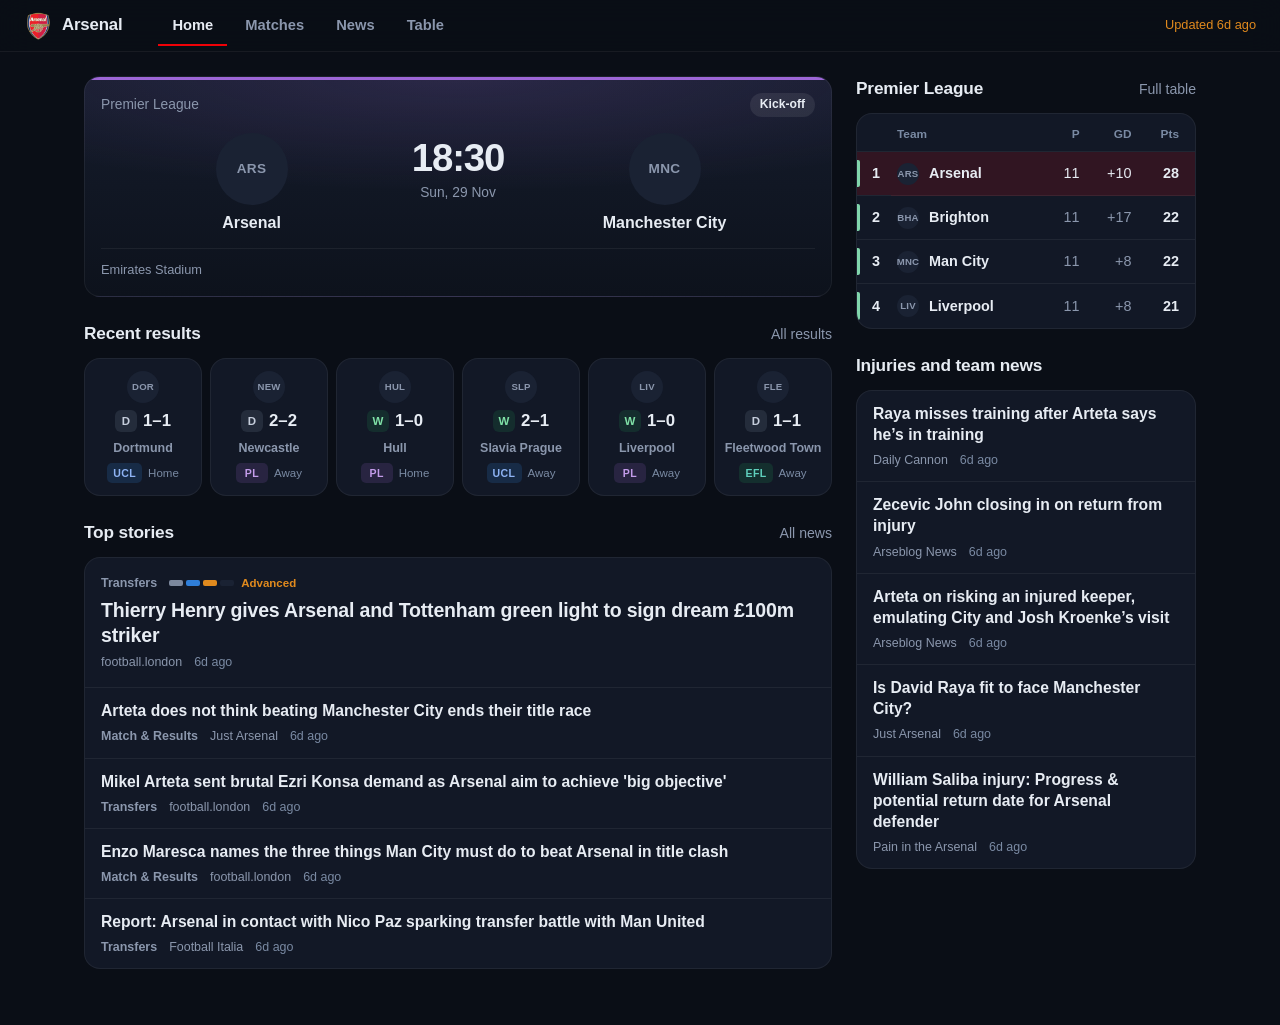
<file: docs/index.html>
<!DOCTYPE html>
<html lang="en-GB">
<head>
  <meta charset="utf-8">
  <meta name="viewport" content="width=device-width, initial-scale=1, viewport-fit=cover">
  <meta name="theme-color" content="#0a0e16">
  <meta name="apple-mobile-web-app-capable" content="yes">
  <meta name="apple-mobile-web-app-status-bar-style" content="black-translucent">
  <meta name="apple-mobile-web-app-title" content="Arsenal">
  <title>Arsenal</title>
  <meta name="description" content="Arsenal matches, live scores, news and the table.">
  <link rel="manifest" href="manifest.webmanifest">
  <link rel="icon" href="favicon.ico" sizes="any">
  <link rel="icon" type="image/png" sizes="32x32" href="favicon-32-v2.png">
  <link rel="apple-touch-icon" href="icon-192-v2.png">
  <link rel="stylesheet" href="style.css">
</head>
<body>
  <a class="skip-link" href="#main">Skip to content</a>

  <header class="topbar" id="topbar">
    <a class="brand" href="#/" aria-label="Arsenal, home">
      <img src="crest-96.png" alt="" width="28" height="28">
      <span>Arsenal</span>
    </a>
    <nav class="topnav" aria-label="Sections">
      <a href="#/" data-nav="home">Home</a>
      <a href="#/matches" data-nav="matches">Matches</a>
      <a href="#/news" data-nav="news">News</a>
      <a href="#/table" data-nav="table">Table</a>
    </nav>
    <div class="top-status">
      <span id="updated" aria-live="off"></span>
      <button type="button" class="refresh" id="refresh" hidden aria-label="Fetch the latest news now">
        <svg class="icon" viewBox="0 0 24 24" aria-hidden="true"><path d="M20 11a8 8 0 1 0-2.3 5.7"/><path d="M20 4v7h-7"/></svg>
      </button>
    </div>
  </header>

  <div id="livebar"></div>

  <main class="layout" id="main">
    <div class="col-main">
      <div id="status" class="sr-only" aria-live="polite" aria-atomic="true"></div>
      <div id="view" tabindex="-1">
        <div class="loading" aria-label="Loading"><i></i><i></i><i></i></div>
      </div>
    </div>
    <aside class="col-rail" id="rail" aria-label="More"></aside>
  </main>

  <nav class="tabbar" aria-label="Sections">
    <a href="#/" data-nav="home">
      <svg class="icon" viewBox="0 0 24 24" aria-hidden="true"><path d="M4 10.5 12 4l8 6.5V20a1 1 0 0 1-1 1h-4.5v-6h-5v6H5a1 1 0 0 1-1-1z"/></svg>Home</a>
    <a href="#/matches" data-nav="matches">
      <svg class="icon" viewBox="0 0 24 24" aria-hidden="true"><rect x="3.5" y="5" width="17" height="15.5" rx="2"/><path d="M3.5 10h17M8 3v4M16 3v4"/><path d="M8 14h3M8 17h6"/></svg>Matches</a>
    <a href="#/news" data-nav="news">
      <svg class="icon" viewBox="0 0 24 24" aria-hidden="true"><path d="M5 4h11a1 1 0 0 1 1 1v14a2 2 0 0 0 2 2H6a2 2 0 0 1-2-2V5a1 1 0 0 1 1-1z"/><path d="M17 9h2a1 1 0 0 1 1 1v9a2 2 0 0 1-2 2"/><path d="M8 8h5M8 12h5M8 16h3"/></svg>News</a>
    <a href="#/table" data-nav="table">
      <svg class="icon" viewBox="0 0 24 24" aria-hidden="true"><path d="M4 6h16M4 12h16M4 18h16"/><path d="M8.5 4v16"/></svg>Table</a>
  </nav>

  <script src="app.js"></script>
</body>
</html>
</file>
<file: docs/style.css>
/* Arsenal Tracker: a phone-first club app in broadcast dark.
   Tokens and conventions are documented in DESIGN.md. Red is a signal (live,
   Arsenal, where you are), never a fill for decoration. Depth comes from
   surface lightness and hairlines, not drop shadows. */
:root{
  /* night stand: one navy hue, each step a few points lighter */
  --bg:#0a0e16; --bg2:#121826; --bg3:#1a2233; --bg4:#222b3e;
  --line:#232c40; --line-soft:rgba(255,255,255,.06); --line-strong:rgba(255,255,255,.16);
  --text:#e7ecf3; --muted:#8b97ad; --dim:#7a8aa3;
  --red:#ef0107; --red2:#ff2b30;
  /* filled red that carries white text: #ef0107 is 4.49:1 with white, just under AA */
  --red-deep:#d00008;
  --gold:#e0a93a; --blue:#2f7ed8; --green:#1f9e57; --amber:#e08a1e; --grey:#7c889d;
  --live:#ff4b50; --yellow-card:#f2c230;
  --green-text:#7fe0a6; --blue-text:#6fa8e6; --red-text:#ff8a8d; --grey-text:#c5cddb;
  --pitch-a:#10241a; --pitch-b:#0c1b14; --pitch-edge:#1b3a2a;
  --pitch-line:rgba(255,255,255,.10); --pitch-stripe:rgba(255,255,255,.045);
  --green-tint:rgba(31,158,87,.16); --red-tint:rgba(239,1,7,.14); --gold-tint:rgba(224,169,58,.14);
  --blue-tint:rgba(47,126,216,.16); --grey-tint:rgba(124,136,157,.18);
  --hover-wash:rgba(255,255,255,.035);
  --comp-pl:157,102,214; --comp-ucl:47,126,216; --comp-fa:239,1,7;
  --comp-efl:31,158,87; --comp-cs:224,169,58; --comp-usc:124,136,157;
  --r-sm:6px; --r-md:10px; --r-lg:16px; --radius:14px;
  --s1:4px; --s2:8px; --s3:12px; --s4:16px; --s5:24px; --s6:32px;
  --topbar-h:52px; --tabbar-h:58px;
  --font:-apple-system,BlinkMacSystemFont,"SF Pro Text","Segoe UI",Roboto,Helvetica,Arial,sans-serif;
}
*{box-sizing:border-box}
[hidden]{display:none!important}
html{-webkit-text-size-adjust:100%;-webkit-tap-highlight-color:transparent}
body{
  margin:0;background:var(--bg);color:var(--text);font-family:var(--font);
  font-size:15px;line-height:1.45;-webkit-font-smoothing:antialiased;
  padding-bottom:calc(var(--tabbar-h) + env(safe-area-inset-bottom) + var(--s4));
}
a{color:inherit;text-decoration:none}
button{font:inherit;color:inherit}
img{display:block}
.num{font-variant-numeric:tabular-nums}
.sr-only{position:absolute;width:1px;height:1px;padding:0;margin:-1px;overflow:hidden;clip:rect(0 0 0 0);white-space:nowrap;border:0}
.skip-link{position:absolute;left:8px;top:-48px;z-index:100;background:var(--red-deep);color:#fff;padding:10px 14px;border-radius:var(--r-md)}
.skip-link:focus{top:8px}
:focus-visible{outline:2px solid var(--text);outline-offset:2px;border-radius:4px}
.icon{width:22px;height:22px;flex:none;stroke:currentColor;fill:none;stroke-width:1.8;stroke-linecap:round;stroke-linejoin:round}

/* ---- top bar ---- */
.topbar{
  position:sticky;top:0;z-index:40;height:calc(var(--topbar-h) + env(safe-area-inset-top));
  padding:env(safe-area-inset-top) var(--s4) 0;display:flex;align-items:center;gap:var(--s3);
  background:rgba(10,14,22,.86);backdrop-filter:blur(16px);-webkit-backdrop-filter:blur(16px);
  border-bottom:1px solid var(--line-soft);
}
.brand{display:flex;align-items:center;gap:10px;font-weight:800;font-size:1.05rem;letter-spacing:-.01em}
.brand img{width:28px;height:28px}
.brand small{font-weight:600;color:var(--muted);font-size:.95rem}
.topnav{display:none}
.top-status{margin-left:auto;display:flex;align-items:center;gap:var(--s2);font-size:.8rem;color:var(--dim)}
.refresh{display:inline-flex;align-items:center;justify-content:center;width:44px;height:44px;border-radius:var(--r-md);background:none;border:0;color:var(--muted);cursor:pointer}
.refresh:hover{color:var(--text);background:var(--hover-wash)}
.refresh.is-busy .icon{animation:spin 1s linear infinite}
@keyframes spin{to{transform:rotate(360deg)}}

/* ---- live bar: one line under the top bar while a match is on ---- */
.livebar{display:flex;align-items:center;gap:var(--s3);min-height:44px;padding:0 var(--s4);
  background:var(--bg2);border-bottom:1px solid var(--line-soft);font-weight:700;font-size:.92rem}
.livebar .lb-score{font-variant-numeric:tabular-nums}
.livebar .lb-go{margin-left:auto;color:var(--muted);font-weight:600;font-size:.82rem}

/* ---- bottom tab bar ---- */
.tabbar{
  position:fixed;left:0;right:0;bottom:0;z-index:50;display:flex;
  height:calc(var(--tabbar-h) + env(safe-area-inset-bottom));padding:0 var(--s2) env(safe-area-inset-bottom);
  background:rgba(10,14,22,.94);backdrop-filter:blur(16px);-webkit-backdrop-filter:blur(16px);
  border-top:1px solid var(--line-soft);
}
.tabbar a{flex:1;display:flex;flex-direction:column;align-items:center;justify-content:center;gap:3px;
  font-size:.7rem;font-weight:500;color:var(--dim);min-height:44px}
.tabbar a.active{font-weight:700}
.tabbar a .icon{width:24px;height:24px}
.tabbar a.active{color:var(--text)}
.tabbar a.active .icon{color:var(--red2)}
.tabbar a:focus-visible{outline-offset:-4px}

/* ---- page shell ---- */
.layout{max-width:1160px;margin:0 auto;padding:var(--s4);display:grid;grid-template-columns:minmax(0,1fr);gap:var(--s5)}
.col-main{min-width:0}
.col-rail{display:flex;flex-direction:column;gap:var(--s5);min-width:0}
.col-rail:empty{display:none}
#view:focus{outline:none}
.page-title{margin:var(--s2) 0 var(--s4);font-size:1.85rem;line-height:1.1;font-weight:800;letter-spacing:-.025em}
.section{margin-top:var(--s5)}
.section:first-child,.sr-only + .section{margin-top:0}
.section-head{display:flex;align-items:baseline;gap:var(--s3);margin:0 0 var(--s3)}
.section-head h2{margin:0;font-size:1.08rem;font-weight:700;letter-spacing:-.01em}
.section-head .more{margin-left:auto;display:inline-flex;align-items:center;min-height:44px;margin-block:-14px;
  color:var(--muted);font-size:.88rem;font-weight:500}
.section-head .more:hover{color:var(--text)}
.group{background:var(--bg2);border:1px solid var(--line-soft);border-radius:var(--r-lg);overflow:hidden}
.empty{color:var(--muted);text-align:center;padding:var(--s6) var(--s4);margin:0;font-size:.92rem;line-height:1.5}
.group .empty{padding:var(--s5) var(--s4)}
.note{color:var(--dim);font-size:.8rem;margin:var(--s3) 0 0}
.back{display:inline-flex;align-items:center;gap:2px;min-height:44px;margin:-6px 0 var(--s1) -6px;padding:0 6px;
  color:var(--muted);font-weight:500;font-size:.92rem}
.back:hover{color:var(--text)}
.back .icon{width:20px;height:20px}

/* ---- segmented control (switching view) and chips (filtering) ---- */
.seg{display:flex;background:var(--bg2);border:1px solid var(--line-soft);border-radius:12px;padding:3px;gap:2px;margin-bottom:var(--s3)}
.seg a,.seg button{flex:1;display:flex;align-items:center;justify-content:center;min-height:38px;padding:0 var(--s2);
  border:0;background:none;border-radius:9px;color:var(--muted);font-size:.9rem;font-weight:500;white-space:nowrap;cursor:pointer}
.seg .active{font-weight:700}
.seg a:hover,.seg button:hover{color:var(--text)}
.seg .active{background:var(--bg4);color:var(--text);box-shadow:inset 0 0 0 1px var(--line-strong)}
.chips{position:relative;display:flex;gap:var(--s2);overflow-x:auto;scrollbar-width:none;margin:0 calc(-1 * var(--s4)) var(--s4);padding:0 var(--s4)}
.chips::-webkit-scrollbar{display:none}
.chip{flex:none;display:inline-flex;align-items:center;gap:6px;min-height:36px;padding:0 14px;border-radius:999px;
  background:var(--bg2);border:1px solid var(--line);color:var(--muted);font-size:.86rem;font-weight:500;white-space:nowrap;cursor:pointer}
.chip.active{font-weight:700}
.chip:hover{color:var(--text);border-color:var(--line-strong)}
.chip .n{font-variant-numeric:tabular-nums;color:var(--dim);font-weight:600}
.chip.active{background:var(--text);border-color:var(--text);color:var(--bg)}
.chip.active .n{color:#4a5468}
.chip.is-rung{border-color:rgba(224,138,30,.5);color:var(--amber)}
.chip.is-rung.active{background:var(--amber);border-color:var(--amber);color:#1a1206}
/* the chip row needs 44px of thumb without looking 44px tall */
.chips .chip{position:relative}
.chips .chip::after{content:"";position:absolute;inset:-4px 0}

/* ---- crests ---- */
.crest{object-fit:contain;flex:none}
.crest-mono{display:inline-flex;align-items:center;justify-content:center;flex:none;font-style:normal;
  background:var(--bg3);border-radius:50%;color:var(--muted);font-weight:800;font-size:.6rem;letter-spacing:.02em}

/* ---- competition badge: identity, so it carries the competition's colour ---- */
.comp{display:inline-flex;align-items:center;justify-content:center;min-width:32px;height:20px;padding:0 6px;
  border-radius:5px;font-size:.66rem;font-weight:800;letter-spacing:.04em;white-space:nowrap;
  color:var(--muted);background:var(--bg3)}
.comp-pl{color:#c39cea;background:rgba(var(--comp-pl),.16)}
.comp-ucl{color:#8fb4f5;background:rgba(var(--comp-ucl),.18)}
.comp-fa{color:#f2868d;background:rgba(var(--comp-fa),.16)}
.comp-efl{color:#5fd0bd;background:rgba(var(--comp-efl),.17)}
.comp-cs{color:var(--gold);background:rgba(var(--comp-cs),.16)}
.comp-usc{color:#aebdd6;background:rgba(var(--comp-usc),.18)}

/* ---- result chip (W/D/L). Tinted, not filled: white on --green is 3.45:1 ---- */
.res{display:inline-flex;align-items:center;justify-content:center;width:22px;height:22px;border-radius:6px;
  font-size:.72rem;font-weight:800;flex:none}
.res-w{background:var(--green-tint);color:var(--green-text)}
.res-d{background:var(--grey-tint);color:var(--grey-text)}
.res-l{background:var(--red-tint);color:var(--red-text)}

/* ---- status pills ---- */
.pill{display:inline-flex;align-items:center;gap:6px;height:24px;padding:0 10px;border-radius:999px;
  font-size:.76rem;font-weight:800;font-variant-numeric:tabular-nums;white-space:nowrap;background:var(--bg3);color:var(--grey-text)}
.pill-live{background:var(--red-deep);color:#fff}
.pill-live::before{content:"";width:6px;height:6px;border-radius:50%;background:#fff;animation:beat 1.6s ease-in-out infinite}
.pill-ht{background:rgba(224,138,30,.18);color:var(--amber)}
.pill-soon{background:var(--bg3);color:var(--text);font-weight:700}
@keyframes beat{0%,100%{opacity:1}50%{opacity:.3}}
.live-text{color:var(--live);font-weight:800}

/* ======================================================================
   SCOREBOARD: the shared grammar of every match surface.
   crest | score or kickoff | crest, scorers beneath, the match rail below.
   ====================================================================== */
.board{position:relative;display:block;border:1px solid var(--line-soft);border-radius:var(--r-lg);padding:var(--s4);overflow:hidden;
  /* the competition's own colour washes down from the band: identity, not decoration */
  background:radial-gradient(120% 80% at 50% 0%,rgba(var(--comp,124,136,157),.16),transparent 65%),linear-gradient(180deg,#151c2c,#0d121c)}
/* the competition colour runs along the top edge: identity, not decoration */
.board::before{content:"";position:absolute;left:0;right:0;top:0;height:3px;background:rgb(var(--comp,124,136,157))}
.board.comp-band-pl{--comp:var(--comp-pl)} .board.comp-band-ucl{--comp:var(--comp-ucl)}
.board.comp-band-fa{--comp:var(--comp-fa)} .board.comp-band-efl{--comp:var(--comp-efl)}
.board.comp-band-cs{--comp:var(--comp-cs)} .board.comp-band-usc{--comp:var(--comp-usc)}
a.board:hover{border-color:var(--line-strong)}
.board.is-live{border-color:rgba(255,75,80,.45)}
.board-top{display:flex;align-items:center;gap:var(--s2);font-size:.86rem;color:var(--muted);font-weight:500;min-height:24px}
.board-top .pill{margin-left:auto}
.board .pill:not(.pill-live):not(.pill-ht){background:rgba(255,255,255,.08)}
.board-teams{display:grid;grid-template-columns:1fr auto 1fr;align-items:start;gap:var(--s2);margin-top:var(--s4)}
.bt-team{display:flex;flex-direction:column;align-items:center;gap:var(--s2);text-align:center;min-width:0}
.bt-team .crest,.bt-team .crest-mono{width:64px;height:64px}
.bt-team .crest-mono{font-size:.85rem}
.bt-name{font-size:1rem;font-weight:700;line-height:1.2;overflow-wrap:anywhere}
.bt-mid{display:flex;flex-direction:column;align-items:center;gap:6px;padding-top:6px;min-width:96px}
.bt-score{font-size:3rem;line-height:1;font-weight:800;letter-spacing:-.03em;font-variant-numeric:tabular-nums;white-space:nowrap}
.bt-score .dash{color:var(--dim);font-weight:600;margin:0 .08em}
.bt-ko{font-size:2.4rem;line-height:1;font-weight:800;letter-spacing:-.03em;font-variant-numeric:tabular-nums}
.bt-date{font-size:.86rem;color:var(--muted);font-weight:500}
.bt-note{font-size:.76rem;color:var(--muted);text-align:center}
.scorers{display:grid;grid-template-columns:1fr 18px 1fr;gap:var(--s2);margin-top:var(--s3);font-size:.82rem;color:var(--muted);line-height:1.5}
.scorers .sc-home{text-align:right}
.scorers .sc-ball{display:flex;justify-content:center;padding-top:3px;color:var(--dim)}
.scorers .sc-ball .icon{width:14px;height:14px}
.scorers b{color:var(--grey-text);font-weight:600}
.scorers .tag{color:var(--dim)}
.board-foot{display:flex;justify-content:space-between;gap:var(--s3);margin-top:var(--s4);padding-top:var(--s3);
  border-top:1px solid var(--line-soft);font-size:.8rem;color:var(--muted)}
.board-foot span:last-child{text-align:right}

/* the match rail: 90 minutes as a line, goals where they happened */
.rail{position:relative;height:40px;margin:var(--s4) 6px 0}
.rail-track,.rail-fill{position:absolute;left:0;top:18px;height:3px;border-radius:2px}
.rail-track{right:0;background:#3d4a63}
.rail-fill{background:var(--dim)}
.is-live .rail-fill{background:var(--live)}
/* "now" on a live match */
.is-live .rail-fill::after{content:"";position:absolute;right:-5px;top:-3.5px;width:10px;height:10px;border-radius:50%;
  background:var(--live);box-shadow:0 0 0 4px rgba(255,75,80,.25);animation:beat 1.6s ease-in-out infinite}
.rail-ht{position:absolute;top:13px;width:2px;height:13px;margin-left:-1px;background:var(--line-strong)}
.rail-mark{position:absolute;width:12px;height:12px;margin-left:-6px;border-radius:50%;border:2px solid var(--grey-text);background:#111827}
.rail-mark.up{top:2px} .rail-mark.down{top:26px}
.rail-mark.ours{border-color:var(--green);background:var(--green)}
.rail-mark.red{border-radius:2px;width:8px;height:12px;margin-left:-4px;border:0;background:var(--red)}
.rail-ends{display:flex;justify-content:space-between;font-size:.68rem;color:var(--dim);font-variant-numeric:tabular-nums;margin:6px 6px 0}

/* compact "next up" row under a result hero */
.next-row{display:flex;align-items:center;gap:var(--s3);margin-top:var(--s2);padding:var(--s3) var(--s4);min-height:56px;
  background:var(--bg2);border:1px solid var(--line-soft);border-radius:var(--r-lg)}
.next-row:hover{border-color:var(--line-strong)}
.next-row .nr-label{font-size:.8rem;color:var(--muted);font-weight:600;width:42px}
.next-row .crest,.next-row .crest-mono{width:24px;height:24px}
.next-row .nr-name{font-weight:700;flex:1;min-width:0;overflow:hidden;text-overflow:ellipsis;white-space:nowrap}
.next-row .nr-when{font-size:.84rem;color:var(--muted);text-align:right;font-variant-numeric:tabular-nums}

/* ---- recent results strip ---- */
.strip{position:relative;display:flex;gap:var(--s2);overflow-x:auto;scrollbar-width:none;margin:0 calc(-1 * var(--s4));padding:0 var(--s4);
  scroll-snap-type:x proximity;scroll-padding-inline:var(--s4)}
.strip::-webkit-scrollbar{display:none}
.tile{flex:none;width:112px;scroll-snap-align:start;display:flex;flex-direction:column;align-items:center;gap:6px;
  padding:var(--s3) var(--s2);background:var(--bg2);border:1px solid var(--line-soft);border-radius:var(--r-lg);text-align:center}
.tile:hover{border-color:var(--line-strong)}
.tile .crest,.tile .crest-mono{width:32px;height:32px}
.tile-score{display:flex;align-items:center;gap:6px;font-weight:800;font-size:1.05rem;font-variant-numeric:tabular-nums}
.tile-opp{font-size:.78rem;color:var(--muted);font-weight:600;max-width:100%;overflow:hidden;text-overflow:ellipsis;white-space:nowrap}
.tile-meta{display:flex;align-items:center;gap:6px;font-size:.72rem;color:var(--dim)}

/* ---- list rows (stories, team news, table snippet) ---- */
.rows{list-style:none;margin:0;padding:0}
.row{display:flex;align-items:center;gap:var(--s3);padding:var(--s3) var(--s4);min-height:52px;border-top:1px solid var(--line-soft)}
.rows > li:first-child > .row,.rows > .row:first-child{border-top:0}
a.row:hover{background:var(--hover-wash)}
.story{display:block;padding:var(--s3) var(--s4);border-top:1px solid var(--line-soft)}
.rows > li:first-child > .story{border-top:0}
.story:hover{background:var(--hover-wash)}
.story-title{display:block;font-size:.98rem;font-weight:600;line-height:1.35;color:var(--text)}
.story-foot{display:flex;flex-wrap:wrap;align-items:center;gap:var(--s1) var(--s3);margin-top:6px;font-size:.78rem;color:var(--dim)}
.story-foot .src{color:var(--muted);font-weight:500}
.story.lead{padding:var(--s4)}
.story.lead .story-title{font-size:1.22rem;font-weight:800;line-height:1.25;letter-spacing:-.01em}
.kicker{font-size:.78rem;font-weight:700;color:var(--muted)}

/* ---- Home layout ---- */
.home-side-only{display:none}

/* ---- Matches list ---- */
.mlist{list-style:none;margin:0;padding:0}
.month{margin:var(--s5) 0 var(--s2);font-size:.92rem;font-weight:700;color:var(--muted)}
.month:first-of-type{margin-top:var(--s2)}
.mrow{display:grid;grid-template-columns:44px minmax(0,1fr) auto;align-items:center;gap:var(--s3);
  padding:var(--s3) var(--s4);min-height:64px;border-top:1px solid var(--line-soft)}
.mlist > li:first-child .mrow{border-top:0}
.mrow:hover{background:var(--hover-wash)}
.mrow-date{display:flex;flex-direction:column;align-items:center;line-height:1.1}
.mrow-date b{font-size:1.15rem;font-weight:800;font-variant-numeric:tabular-nums}
.mrow-date span{font-size:.72rem;color:var(--dim);font-weight:600}
.mrow-mid{display:flex;align-items:center;gap:var(--s3);min-width:0}
.mrow-mid .crest,.mrow-mid .crest-mono{width:30px;height:30px}
.mrow-text{min-width:0}
.mrow-opp{display:block;font-weight:700;font-size:.98rem;overflow:hidden;text-overflow:ellipsis;white-space:nowrap}
.mrow-sub{display:flex;align-items:center;gap:var(--s2);margin-top:3px;font-size:.78rem;color:var(--muted);min-width:0}
.mrow-sub > span:last-child{min-width:0;overflow:hidden;text-overflow:ellipsis;white-space:nowrap}
.mrow-right{display:flex;align-items:center;gap:var(--s2);justify-self:end;font-variant-numeric:tabular-nums}
.mrow-time{font-weight:700;font-size:.95rem}
.mrow-score{font-weight:800;font-size:1.05rem}
.mrow.is-live{background:linear-gradient(90deg,rgba(255,75,80,.08),transparent 60%)}
.mrow.is-next .mrow-date b{color:var(--red2)}
.season{display:grid;grid-template-columns:auto 1fr auto;gap:var(--s2) var(--s3);align-items:center;padding:var(--s3) var(--s4)}
.season .s-name{font-weight:600;font-size:.9rem}
.season .s-wdl{display:flex;gap:4px}
.season .res.zero{opacity:.35}

/* ---- Match centre ---- */
.mc-tabs{position:sticky;top:calc(var(--topbar-h) + env(safe-area-inset-top));z-index:30;margin:var(--s4) calc(-1 * var(--s4)) var(--s4);
  padding:var(--s2) var(--s4);background:rgba(10,14,22,.92);backdrop-filter:blur(16px);-webkit-backdrop-filter:blur(16px)}
.mc-tabs .seg{margin:0;padding:0;background:none;border:0;border-bottom:1px solid var(--line-soft);border-radius:0}
.mc-tabs .seg a{border-radius:0;min-height:44px}
.mc-tabs .seg .active{background:none;box-shadow:inset 0 -2px 0 var(--red)}
.mc-panel{min-height:200px}
.facts{display:grid;grid-template-columns:auto 1fr;gap:var(--s2) var(--s4);padding:var(--s4);font-size:.88rem}
.facts dt{color:var(--muted)}
.facts dd{margin:0;text-align:right;font-weight:600}

/* timeline: home events left of the minute spine, away events right */
.tl{list-style:none;margin:0;padding:var(--s2) 0;position:relative}
.tl::before{content:"";position:absolute;left:50%;top:0;bottom:0;width:1px;background:var(--line-soft)}
.tl-row{position:relative;display:grid;grid-template-columns:1fr 52px 1fr;align-items:center;min-height:52px;padding:var(--s1) var(--s3)}
.tl-min{grid-column:2;justify-self:center;display:inline-flex;align-items:center;justify-content:center;min-width:40px;height:24px;padding:0 6px;
  border-radius:999px;background:var(--bg3);font-size:.74rem;font-weight:700;font-variant-numeric:tabular-nums;color:var(--muted);position:relative;z-index:1}
.tl-ev{display:flex;align-items:center;gap:var(--s2);min-width:0}
.tl-row.home .tl-ev{grid-column:1;grid-row:1;flex-direction:row-reverse;text-align:right}
.tl-row.away .tl-ev{grid-column:3;grid-row:1}
.tl-what{min-width:0;line-height:1.25}
.tl-what b{display:block;font-weight:700;font-size:.9rem;overflow-wrap:anywhere}
.tl-what span{display:block;font-size:.76rem;color:var(--muted);margin-top:1px}
.tl-ico{display:flex;align-items:center;justify-content:center;width:22px;height:22px;flex:none;color:var(--muted)}
.tl-ico .icon{width:18px;height:18px}
.card-ico{display:block;width:11px;height:15px;border-radius:2px;background:var(--yellow-card)}
.card-ico.red{background:var(--red)}
.tl-row.goal .tl-min{background:transparent;color:var(--text);box-shadow:inset 0 0 0 1.5px var(--grey-text)}
.tl-row.goal.ours .tl-min{background:var(--green);color:var(--bg);box-shadow:none}
.tl-row.sub .tl-ico path:first-child{stroke:var(--green-text)}
.tl-row.sub .tl-ico path:last-child{stroke:var(--red-text)}
.tl-row.goal .tl-ico{color:var(--text)}
.tl-row.goal.ours .tl-ico{color:var(--green-text)}
.tl-row.goal .tl-what b{font-size:1rem}
.tl-score{display:inline-block;margin-top:2px;font-size:.78rem;font-weight:800;font-variant-numeric:tabular-nums;color:var(--grey-text)}
.tl-sub-in{color:var(--green-text)} .tl-sub-out{color:var(--red-text)}
.tl-marker{display:flex;align-items:center;justify-content:center;gap:var(--s2);padding:var(--s3) 0;position:relative;z-index:1}
.tl-marker span{display:inline-flex;gap:var(--s2);align-items:center;padding:4px 12px;border-radius:999px;background:var(--bg4);
  font-size:.78rem;font-weight:800;font-variant-numeric:tabular-nums;color:var(--grey-text)}
.tl-legend{display:flex;justify-content:space-between;gap:var(--s3);padding:var(--s3) var(--s4) 0;font-size:.78rem;color:var(--dim);font-weight:600}

/* stats: value | label | value, then a bar per side growing from the centre */
.stats{padding:var(--s2) var(--s4) var(--s4)}
.stat{padding:var(--s3) 0}
.stat-top{display:grid;grid-template-columns:56px 1fr 56px;align-items:baseline;font-variant-numeric:tabular-nums}
.stat-top b{font-size:1rem;font-weight:700;color:var(--muted)}
.stat-top b.lead{color:var(--text);font-weight:800}
.stat-top b:last-child{text-align:right}
.stat-label{text-align:center;font-size:.84rem;color:var(--muted)}
.stat-bars{display:grid;grid-template-columns:1fr 1fr;gap:4px;margin-top:6px}
.stat-bars i{display:block;height:6px;background:var(--bg3);border-radius:3px;overflow:hidden;position:relative}
.stat-bars i::after{content:"";position:absolute;top:0;bottom:0;width:var(--w);background:var(--side,var(--grey));border-radius:3px}
.stat-bars i.h::after{right:0}
.stat-bars i.a::after{left:0}
.stat-bars i.ars{--side:var(--red)}
.stat-teams{display:flex;justify-content:space-between;align-items:center;padding:var(--s3) var(--s4) 0;font-weight:700;font-size:.9rem}
.stat-teams span{display:flex;align-items:center;gap:var(--s2)}
.stat-teams .crest,.stat-teams .crest-mono{width:24px;height:24px}

/* lineups */
.xi{padding:var(--s4)}
/* the pitch runs to the card edges on a phone: 32px more room for names */
@media (max-width:640px){.xi .pitch{margin-inline:calc(-1 * var(--s4));border-radius:0;border-inline:0}}
.xi-head{display:flex;align-items:center;gap:var(--s2);margin-bottom:var(--s3);font-weight:700}
.xi-head .crest,.xi-head .crest-mono{width:24px;height:24px}
.xi-head .formation{margin-left:auto;font-size:.82rem;font-weight:700;color:var(--muted);font-variant-numeric:tabular-nums}
.opp-xi{margin-top:var(--s4)}
.opp-xi>summary{list-style:none;cursor:pointer;display:flex;align-items:center;gap:var(--s2);min-height:52px;padding:0 var(--s4);font-weight:700}
.opp-xi>summary::-webkit-details-marker{display:none}
.opp-xi>summary .formation{margin-left:auto;font-size:.82rem;color:var(--muted)}
.opp-xi>summary .chev{width:18px;height:18px;color:var(--muted);transition:transform .2s}
.opp-xi[open]>summary .chev{transform:rotate(180deg)}
.opp-xi>summary .crest,.opp-xi>summary .crest-mono{width:24px;height:24px}
.opp-xi .xi{padding-top:0}

.pitch{
  position:relative;display:flex;flex-direction:column-reverse;justify-content:space-between;
  height:440px;max-width:560px;margin:0 auto;padding:22px 8px 18px;border-radius:12px;overflow:hidden;
  background:repeating-linear-gradient(0deg,var(--pitch-stripe) 0 36px,transparent 36px 72px),linear-gradient(180deg,var(--pitch-a),var(--pitch-b));
  border:1px solid var(--pitch-edge);
}
.pitch::before{content:"";position:absolute;left:0;right:0;top:0;height:1px;background:var(--pitch-line)}
.pitch::after{content:"";position:absolute;top:0;left:50%;width:30%;aspect-ratio:1;transform:translate(-50%,-50%);border:1px solid var(--pitch-line);border-radius:50%}
.pitch-box{position:absolute;bottom:0;left:50%;transform:translateX(-50%);width:56%;height:15%;border:1px solid var(--pitch-line);border-bottom:0}
.pitch-row{display:flex;justify-content:space-evenly;gap:4px;position:relative;z-index:1}
.pl{display:flex;flex-direction:column;align-items:center;gap:4px;min-width:0;flex:1}
.pl-no{position:relative;width:34px;height:34px;border-radius:50%;display:flex;align-items:center;justify-content:center;
  background:var(--kit,var(--red-deep));color:#fff;font-size:.8rem;font-weight:800;font-style:normal;font-variant-numeric:tabular-nums}
.ink-dark .pl-no{color:var(--bg)}
.pl-face{border-radius:50%;object-fit:cover;background:var(--kit,var(--red-deep))}
.pl-no.has-face{overflow:hidden}
.pl-no .pl-face{position:absolute;left:50%;top:-13%;width:210%;height:210%;transform:translateX(-50%);object-position:top center}
.pl-no.has-face .pl-num{display:none}
.pl-name{font-size:.7rem;font-weight:600;text-align:center;line-height:1.15;max-width:min(86px,22vw);white-space:nowrap;overflow:hidden;text-overflow:ellipsis}
.pl-off{display:flex;align-items:center;gap:2px;font-size:.66rem;color:var(--red-text);font-weight:700;font-variant-numeric:tabular-nums;margin-top:-2px}
.pl-off .icon{width:10px;height:10px;stroke-width:2.6}
/* event badges sit on the disc's shoulder */
.pl-badges{position:absolute;top:-5px;right:-9px;display:flex;gap:2px}
.pl-badges .b-goal{display:flex;align-items:center;justify-content:center;width:16px;height:16px;border-radius:50%;background:var(--text);color:var(--bg);font-size:.56rem;font-weight:800}
.pl-badges .b-goal .icon{width:12px;height:12px;stroke-width:2}
.pl-badges .card-ico{width:9px;height:12px;margin-top:2px}
.bench{display:grid;grid-template-columns:1fr 1fr;gap:0 var(--s4);margin-top:var(--s4)}
.bench h4{grid-column:1/-1;margin:0 0 var(--s1);font-size:.86rem;color:var(--muted);font-weight:700}
.bench-pl{display:flex;align-items:center;gap:var(--s2);min-height:36px;font-size:.84rem;color:var(--muted);border-top:1px solid var(--line-soft);min-width:0}
.bench-pl .bn{width:20px;text-align:right;color:var(--dim);font-variant-numeric:tabular-nums;font-size:.76rem}
.bench-pl .bname{flex:1;min-width:0;overflow:hidden;text-overflow:ellipsis;white-space:nowrap}
.bench-pl.came-on{color:var(--text);font-weight:600}
.bench-pl .on{display:flex;align-items:center;gap:2px;color:var(--green-text);font-size:.74rem;font-weight:700;font-variant-numeric:tabular-nums}
.bench-pl .on .icon{width:10px;height:10px;stroke-width:2.6}

/* ---- table ---- */
.ltable{width:100%;border-collapse:collapse;font-variant-numeric:tabular-nums;font-size:.9rem}
.ltable abbr{text-decoration:none}
.ltable th{font-size:.74rem;font-weight:700;color:var(--dim);text-align:right;padding:var(--s3) 6px var(--s2)}
.ltable th.t-team{text-align:left}
.ltable td{padding:0 6px;height:44px;text-align:right;border-top:1px solid var(--line-soft);color:var(--muted)}
.ltable td.t-rank{position:relative;text-align:center;width:34px;color:var(--text);font-weight:700;padding-left:10px}
.ltable td.t-rank::before{content:"";position:absolute;left:0;top:8px;bottom:8px;width:3px;border-radius:0 2px 2px 0;background:var(--zone,transparent)}
.ltable td.t-team{text-align:left;color:var(--text);font-weight:600}
.t-teamcell{display:flex;align-items:center;gap:10px;min-width:0}
.t-teamcell .crest,.t-teamcell .crest-mono{width:22px;height:22px}
.t-teamcell span{overflow:hidden;text-overflow:ellipsis;white-space:nowrap}
.ltable td.t-pts{color:var(--text);font-weight:800;padding-right:var(--s4)}
.ltable th.t-pts{padding-right:var(--s4)}
.ltable tr.is-arsenal td{background:var(--red-tint);color:var(--text)}
.ltable tr.is-arsenal td.t-team{font-weight:800}
.ltable .wdl{display:none}
.zones{display:flex;flex-wrap:wrap;gap:var(--s2) var(--s4);margin-top:var(--s3);font-size:.78rem;color:var(--muted)}
.zones span{display:inline-flex;align-items:center;gap:6px}
.zones i{width:10px;height:10px;border-radius:2px;background:var(--zone)}
.mini .ltable td{height:44px}

/* ======================================================================
   NEWS (the transfer desk carried over from v3, quietened)
   ====================================================================== */
.brief{padding:var(--s4) var(--s4) var(--s2);background:var(--bg2);border:1px solid var(--line-soft);border-radius:var(--r-lg);margin-bottom:var(--s4)}
.brief-head{display:flex;justify-content:space-between;gap:var(--s3);font-weight:700;color:var(--text);font-size:.9rem;margin-bottom:6px}
.brief-head span{color:var(--dim);font-weight:500;font-size:.8rem}
.brief p{margin:0;line-height:1.55;color:var(--grey-text);font-size:.95rem;
  display:-webkit-box;-webkit-line-clamp:3;-webkit-box-orient:vertical;overflow:hidden}
.brief.open p{display:block}
.brief-more{display:inline-flex;align-items:center;min-height:44px;margin:var(--s1) 0 calc(-1 * var(--s3));padding:0;border:0;background:none;
  color:var(--muted);font-weight:600;font-size:.88rem;cursor:pointer}
.brief-more:hover{color:var(--text)}
.lead-story{display:block;padding:var(--s4);background:var(--bg2);border:1px solid var(--line-soft);border-radius:var(--r-lg);margin-bottom:var(--s4)}
.lead-story:hover{border-color:var(--line-strong)}
.lead-story .story-title{font-size:1.3rem;font-weight:800;line-height:1.22;letter-spacing:-.015em;margin:var(--s2) 0}
.title-row{display:flex;align-items:center;gap:var(--s2)}
.title-row .page-title{flex:1}
.icon-btn{display:inline-flex;align-items:center;justify-content:center;width:44px;height:44px;border-radius:var(--r-md);border:0;background:none;color:var(--muted);cursor:pointer}
.icon-btn:hover,.icon-btn[aria-expanded="true"]{color:var(--text);background:var(--bg2)}
.searchbar{display:flex;flex-wrap:wrap;gap:var(--s2);margin-bottom:var(--s4)}
.chips + .searchbar{margin-top:calc(-1 * var(--s2))}
.search{flex:1;min-width:0;height:44px;padding:0 14px;border-radius:var(--r-md);border:1px solid var(--line);background:var(--bg);color:var(--text);font-size:1rem}
.search::placeholder{color:var(--dim)}
.select{height:44px;max-width:44%;padding:0 10px;border-radius:var(--r-md);border:1px solid var(--line);background:var(--bg);color:var(--text);font-size:1rem}
.clear{height:44px;padding:0 var(--s3);border:0;background:none;color:var(--muted);font-weight:600;cursor:pointer}
.clear:hover{color:var(--text)}
.feed{display:flex;flex-direction:column;gap:var(--s2)}
.card{background:var(--bg2);border:1px solid var(--line-soft);border-radius:var(--r-lg);padding:14px var(--s4)}
.card.insider-glow{border-color:rgba(47,126,216,.4)}
.card-meta{display:flex;align-items:center;gap:var(--s2) var(--s3);flex-wrap:wrap;margin-bottom:6px}
.time{font-size:.78rem;color:var(--dim);margin-left:auto}
.card-title{margin:0 0 6px;font-size:1.02rem;line-height:1.33;font-weight:700}
.card-title a:hover{color:var(--red2)}
.card-summary{margin:0 0 var(--s2);color:var(--muted);font-size:.88rem;line-height:1.45}
.card-foot{display:flex;align-items:center;gap:var(--s3);flex-wrap:wrap;font-size:.78rem}
.source{color:var(--muted);font-weight:500}
.clubs{color:var(--muted)}
.player-tag{display:inline-flex;align-items:center;min-height:32px;padding:0 10px;margin:-6px 0;border-radius:var(--r-sm);color:var(--gold);font-weight:700;background:var(--gold-tint)}
.player-tag:hover{background:rgba(224,169,58,.24)}
.consensus{font-size:.76rem;color:var(--green-text);font-weight:700}
.insider{font-size:.72rem;font-weight:800;color:#bcd4f5;background:var(--blue-tint);padding:2px 7px;border-radius:5px}
.meter{display:inline-flex;align-items:center;gap:3px}
.meter .seg{width:14px;height:6px;border-radius:2px;background:var(--bg3);display:block;margin:0;padding:0;border:0}
.meter .seg.on.s0{background:var(--grey)} .meter .seg.on.s1{background:var(--blue)}
.meter .seg.on.s2{background:var(--amber)} .meter .seg.on.s3{background:var(--green)}
.meter em{font-style:normal;font-size:.72rem;font-weight:800;margin-left:4px}
.meter.lvl-0 em{color:var(--grey-text)} .meter.lvl-1 em{color:var(--blue-text)}
.meter.lvl-2 em{color:var(--amber)} .meter.lvl-3 em{color:var(--green-text)}

/* rail widgets (desktop side column on News) */
.widget{background:var(--bg2);border:1px solid var(--line-soft);border-radius:var(--r-lg);padding:var(--s4)}
.widget-head{display:flex;align-items:center;margin:0 0 var(--s3);font-size:1rem;font-weight:700}
.widget-head a{display:flex;align-items:center;gap:4px;width:100%}
.widget-head a:hover{color:var(--red2)}
.widget-head .more{margin-left:auto;color:var(--muted);font-size:.84rem;font-weight:600}
.heat-row{display:flex;align-items:center;gap:var(--s2);min-height:36px}
.heat-name{font-size:.84rem;width:110px;overflow:hidden;text-overflow:ellipsis;white-space:nowrap}
.heat-bar{flex:1;height:6px;background:var(--bg3);border-radius:3px;overflow:hidden}
.heat-bar i{display:block;height:100%;border-radius:3px;background:var(--amber)}
.hb-rumour{background:var(--grey)} .hb-developing{background:var(--blue)} .hb-advanced{background:var(--amber)} .hb-here-we-go{background:var(--green)}
.heat-n{font-size:.76rem;color:var(--dim);width:20px;text-align:right;font-variant-numeric:tabular-nums}
.deal-row,.inj-row{display:block;padding:var(--s2) 0;border-top:1px solid var(--line-soft);font-size:.84rem;color:var(--muted)}
.deal-row:first-of-type,.inj-row:first-of-type{border-top:0}
.deal-row b,.inj-row b{display:block;color:var(--gold);font-size:.88rem}
.inj-row b{color:var(--red-text)}
.deal-row span,.inj-row span{display:-webkit-box;-webkit-line-clamp:2;-webkit-box-orient:vertical;overflow:hidden}
.deal-row:hover,.inj-row:hover{color:var(--text)}

/* other clubs: crest wall */
.desk-intro{margin:0 0 var(--s4);color:var(--muted);font-size:.9rem}
/* a scrolling row on a phone, so the stories stay on the first screen */
.crestwall{position:relative;display:flex;gap:var(--s2);overflow-x:auto;scrollbar-width:none;margin:0 calc(-1 * var(--s4)) var(--s4);padding:0 var(--s4)}
.crestwall::-webkit-scrollbar{display:none}
.crestwall .crest-tile{flex:none;width:92px}
.crest-tile{position:relative;display:flex;flex-direction:column;align-items:center;gap:6px;padding:var(--s3) 4px;min-height:88px;
  background:var(--bg2);border:1px solid var(--line-soft);border-radius:var(--r-md);cursor:pointer;color:var(--text)}
.crest-tile:hover{border-color:var(--line-strong)}
.crest-tile.active{border-color:var(--line-strong);background:var(--bg4)}
.crest-tile.active .ct-name{color:var(--text)}
.crest-tile .crest,.crest-tile .crest-mono{width:34px;height:34px}
.ct-name{font-size:.72rem;color:var(--muted);text-align:center;line-height:1.15}
.ct-n{position:absolute;top:6px;right:8px;font-size:.68rem;color:var(--dim);font-variant-numeric:tabular-nums}
.ct-all{display:flex;align-items:center;justify-content:center;width:34px;height:34px;border-radius:50%;background:var(--bg);font-size:.7rem;font-weight:800}
.club-head{display:flex;align-items:center;gap:var(--s2);margin:var(--s5) 0 var(--s2);font-size:1.02rem;font-weight:700}
.club-head .crest,.club-head .crest-mono{width:24px;height:24px}
.club-head .count{color:var(--dim);font-weight:600;font-size:.84rem}

/* rumour heat page + saga */
.page-intro{margin:0 0 var(--s4);color:var(--muted);font-size:.9rem}
.heat-list{list-style:none;margin:0;padding:0;display:flex;flex-direction:column;gap:var(--s2)}
.heat-card{display:flex;gap:var(--s3);background:var(--bg2);border:1px solid var(--line-soft);border-radius:var(--r-lg);padding:14px var(--s4)}
.heat-card:hover{border-color:var(--line-strong)}
.hc-rank{font-size:1rem;font-weight:800;color:var(--dim);min-width:22px;text-align:center;font-variant-numeric:tabular-nums}
.hc-body{flex:1;min-width:0}
.hc-top{display:flex;align-items:center;gap:var(--s2);flex-wrap:wrap;margin-bottom:var(--s2)}
.hc-name{font-size:1rem;font-weight:700}
.hc-new{font-size:.68rem;font-weight:800;color:#1a1206;background:var(--gold);padding:2px 6px;border-radius:4px}
.hc-momentum{font-size:.76rem;font-weight:700}
.mo-rising{color:var(--text)} .mo-cooling{color:var(--dim)} .mo-steady{color:var(--dim)}
.hc-club{font-size:.76rem;color:var(--muted);margin-left:auto}
.hc-bar{height:6px;background:var(--bg3);border-radius:3px;overflow:hidden;margin-bottom:var(--s2)}
.hc-bar i{display:block;height:100%;border-radius:3px;background:var(--amber)}
.hc-latest{margin:0 0 var(--s2);font-size:.9rem;line-height:1.38;color:var(--grey-text)}
.hc-meta{display:flex;align-items:center;gap:var(--s3);flex-wrap:nowrap;overflow:hidden;white-space:nowrap;font-size:.76rem;color:var(--dim)}
.hc-meta > *{flex:none}
.hc-meta > :last-child{flex:0 1 auto;min-width:0;overflow:hidden;text-overflow:ellipsis}
.hc-time{margin-left:auto;font-size:.76rem;color:var(--dim)}
.chip-sep{flex:none;width:1px;margin:6px 4px;background:var(--line)}
.heat-legend{list-style:none;margin:var(--s3) 0;padding:0;display:flex;flex-wrap:wrap;gap:var(--s2) var(--s4)}
.heat-legend li{display:flex;align-items:center;gap:6px;font-size:.8rem;color:var(--muted)}
.heat-legend .lg{width:18px;height:6px;border-radius:3px}
.rail-note{font-size:.82rem;line-height:1.45;color:var(--muted);margin:0 0 var(--s2)}
.saga{position:relative;padding-left:22px;list-style:none;margin:0}
.saga::before{content:"";position:absolute;left:6px;top:6px;bottom:6px;width:2px;background:var(--line)}
.saga-row{position:relative;padding-bottom:var(--s3)}
.saga-dot{position:absolute;left:-22px;top:16px;width:12px;height:12px;border-radius:50%;background:var(--bg);border:2px solid var(--grey)}
.saga-row.rung-1 .saga-dot{border-color:var(--blue)} .saga-row.rung-2 .saga-dot{border-color:var(--amber)} .saga-row.rung-3 .saga-dot{border-color:var(--green);background:var(--green)}
.saga-body{background:var(--bg2);border:1px solid var(--line-soft);border-radius:var(--r-md);padding:var(--s3) 14px}
.saga-title{display:block;font-weight:700;line-height:1.3;margin:6px 0 4px}
.saga-title:hover{color:var(--red2)}

/* ---- pressed: a phone has no hover, so a tap has to show ---- */
a.row:active,.mrow:active,.story:active,.card:active,.heat-card:active,.next-row:active,.bench-pl:active{background:var(--bg3)}
.tile,a.board,.crest-tile,.chip,.seg a,.seg button{transition:transform .12s ease}
.tile:active,a.board:active,.crest-tile:active,.chip:active{transform:scale(.97)}

/* ---- loading ---- */
.loading{display:flex;flex-direction:column;gap:var(--s3)}
.loading i{display:block;height:88px;border-radius:var(--r-lg);background:var(--bg2)}
.loading i:first-child{height:220px}

/* ======================================================================
   wider screens
   ====================================================================== */
@media (min-width:420px){ .ltable .wdl{display:table-cell} }
@media (max-width:380px){
  .bt-score{font-size:2.25rem} .bt-team .crest,.bt-team .crest-mono{width:48px;height:48px}
  .tl-row{grid-template-columns:1fr 46px 1fr;padding:var(--s1) var(--s2)}
}
@media (min-width:900px){
  body{padding-bottom:var(--s6)}
  .tabbar{display:none}
  .topbar{padding:0 var(--s5)}
  .topnav{display:flex;gap:var(--s1);margin-left:var(--s5)}
  .topnav a{display:flex;align-items:center;min-height:40px;padding:0 14px;border-radius:var(--r-md);color:var(--muted);font-weight:600;font-size:.92rem}
  .topnav a:hover{color:var(--text);background:var(--hover-wash)}
  .topnav a.active{color:var(--text);box-shadow:inset 0 -2px 0 var(--red)}
  .topnav a.active{border-radius:0}
  .layout{grid-template-columns:minmax(0,1fr) 340px;padding:var(--s5)}
  .layout.single{grid-template-columns:minmax(0,760px);justify-content:center}
  .home-side-only{display:block}
  .home-main-only{display:none}
  .chips{margin-left:0;margin-right:0;padding:0;flex-wrap:wrap}
  .crestwall{display:grid;grid-template-columns:repeat(auto-fill,minmax(92px,1fr));margin:0 0 var(--s4);padding:0}
  .crestwall .crest-tile{width:auto}
  .strip{display:grid;grid-template-columns:repeat(auto-fit,minmax(112px,1fr));overflow:visible;margin:0;padding:0}
  .strip .tile{width:auto}
  .page-title{font-size:2.1rem}
  .bt-score{font-size:3.2rem} .bt-team .crest,.bt-team .crest-mono{width:72px;height:72px}
  .rail-desktop-hide{display:none}
}
@media (max-width:899px){
  .col-rail .desktop-only{display:none}
  /* on a phone the scoreboard is a broadcast header, edge to edge */
  .board{margin-inline:calc(-1 * var(--s4));border-radius:0;border-inline:0;padding:var(--s4)}
  /* Home: the scoreboard hangs straight off the top bar */
  #view > .sr-only:first-child + .section > .board{margin-top:calc(-1 * var(--s4))}
  .board.is-live{border-color:var(--line-soft);border-bottom-color:rgba(255,75,80,.5)}
}
@media (prefers-reduced-motion:reduce){
  *,*::before,*::after{animation:none!important;transition:none!important;scroll-behavior:auto!important}
}
</file>
